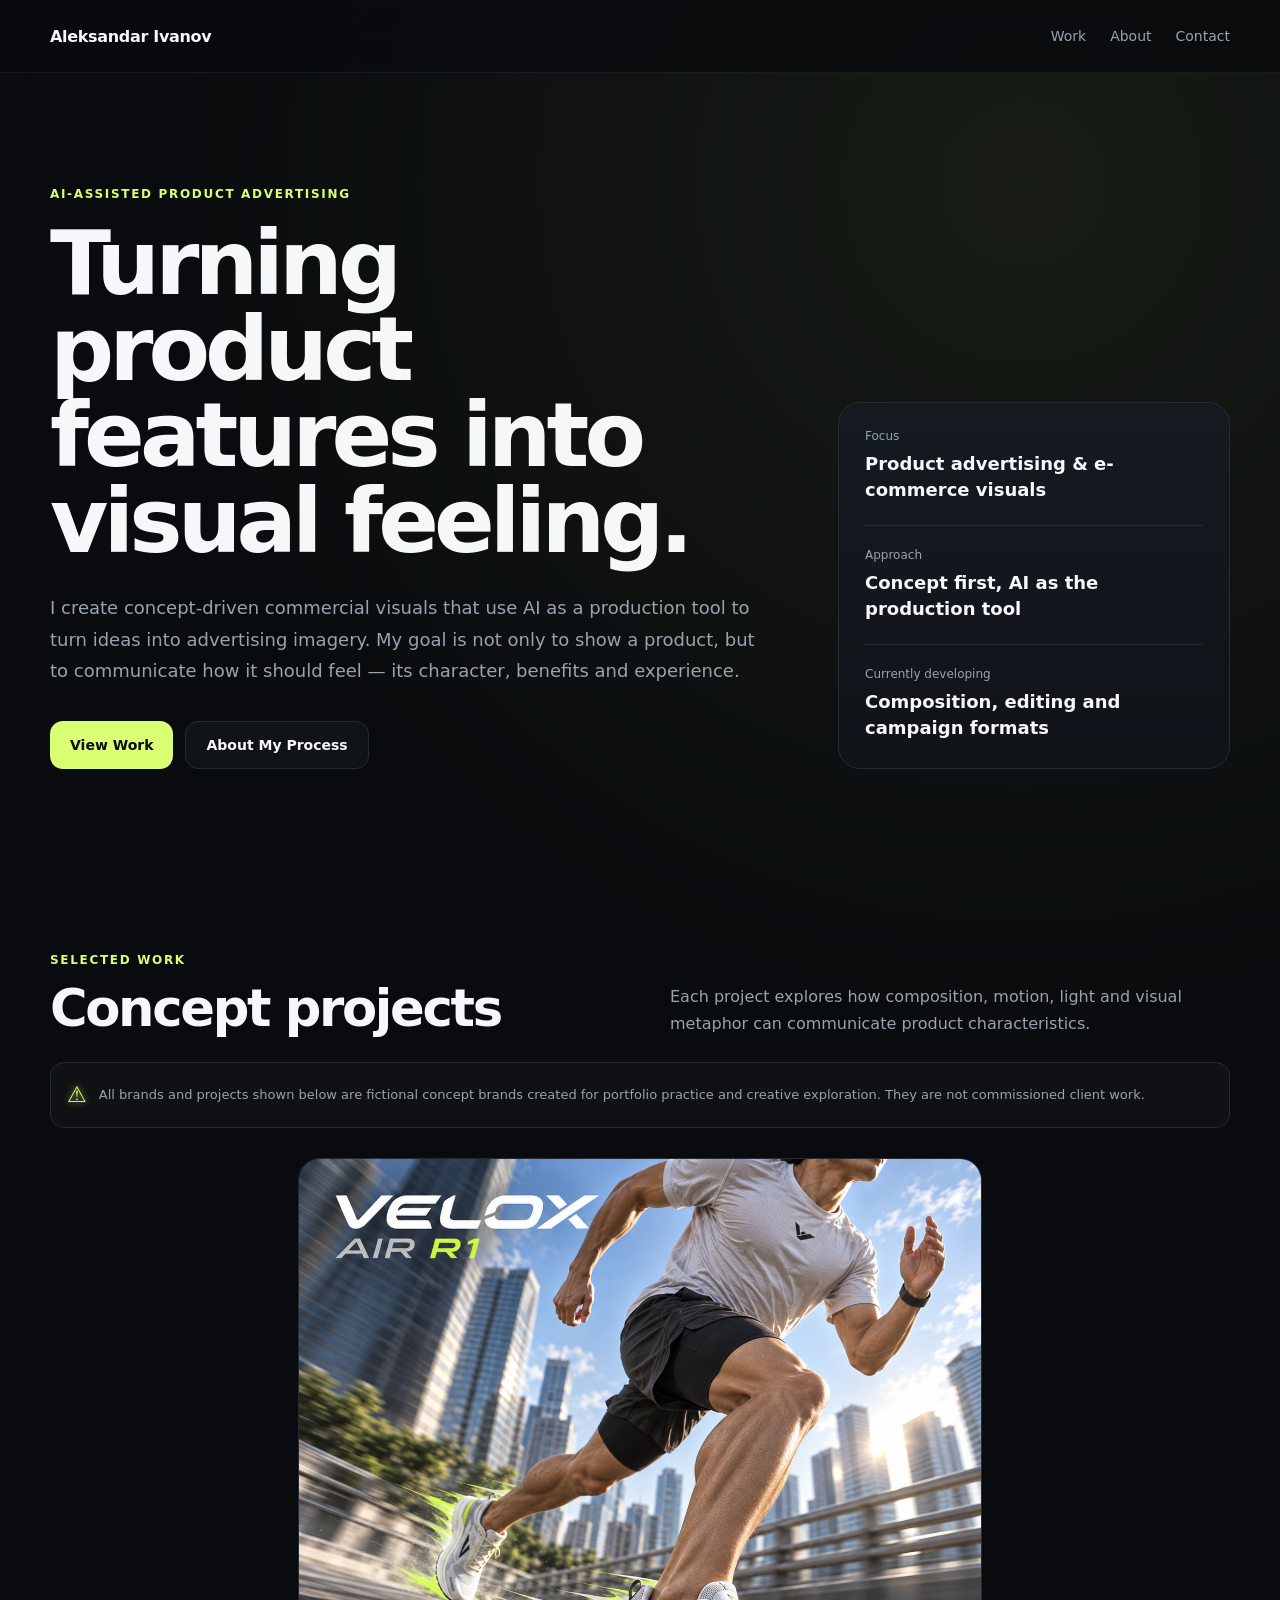
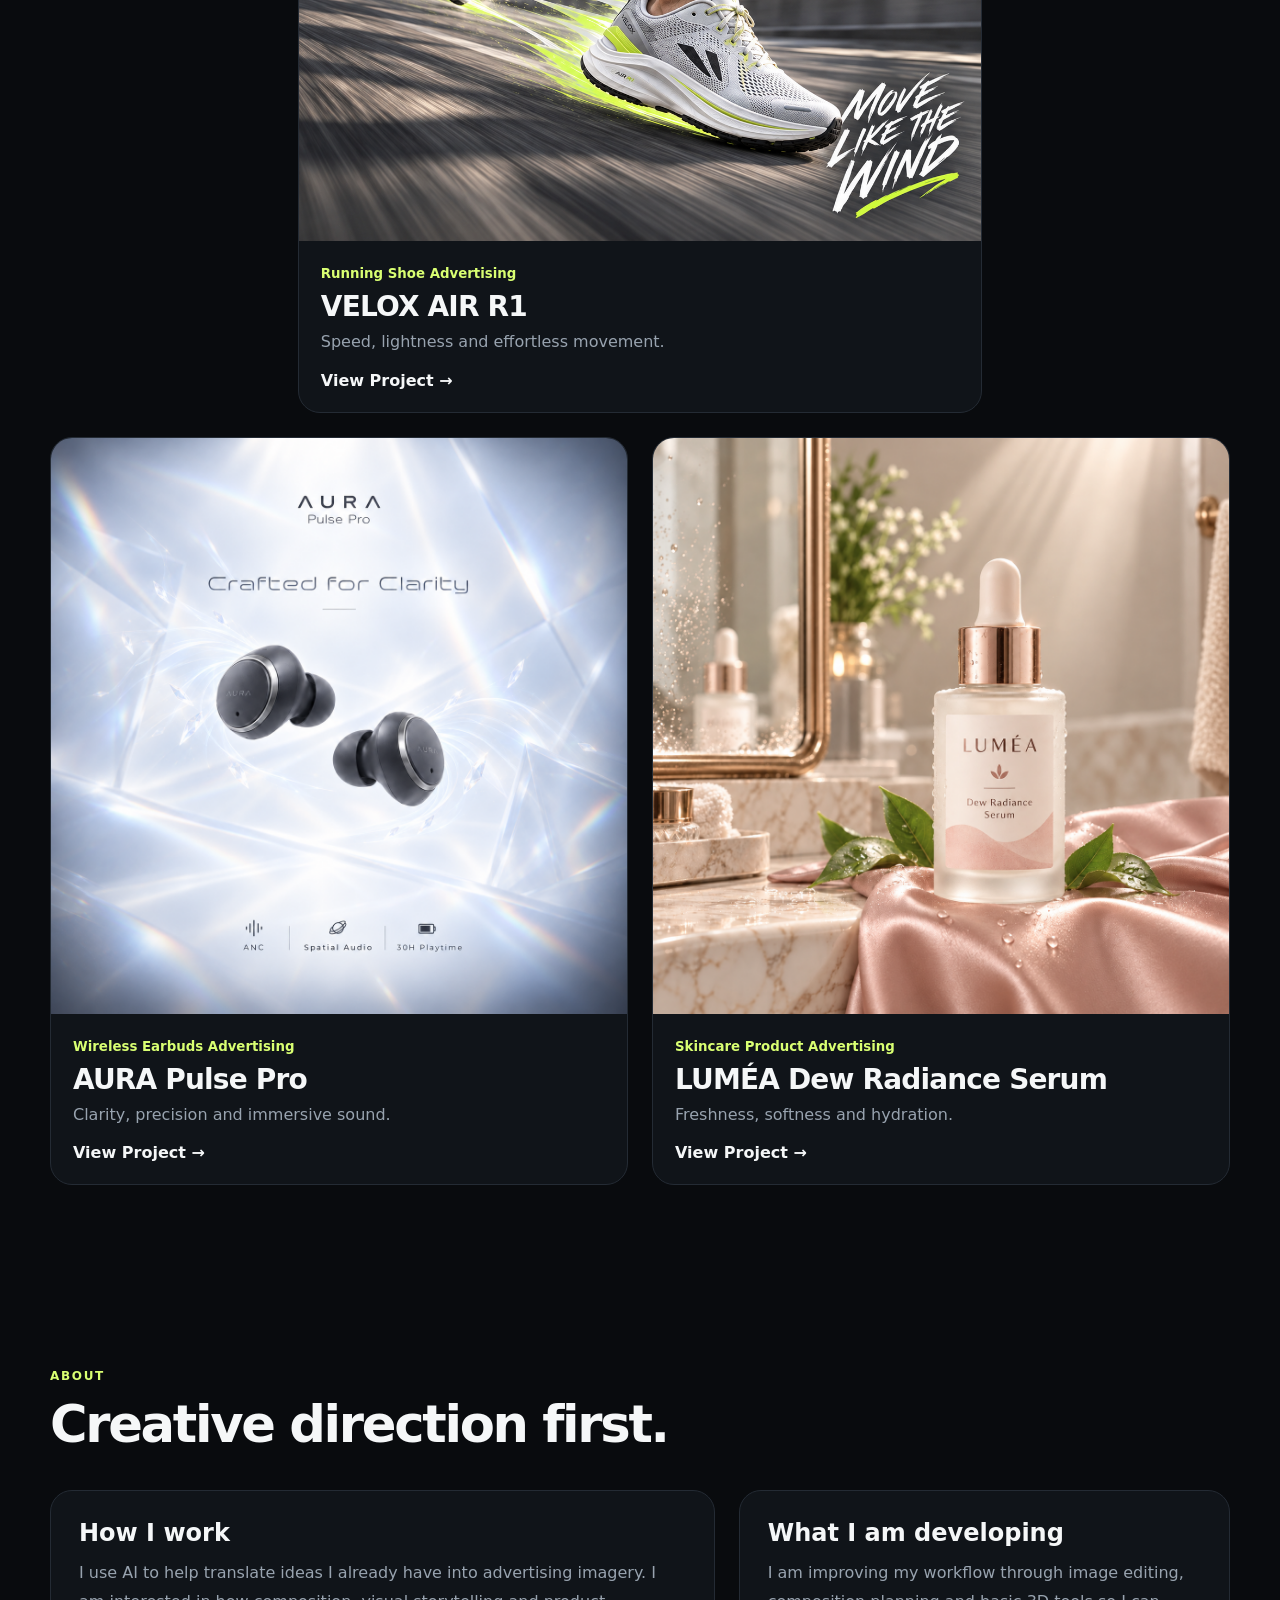
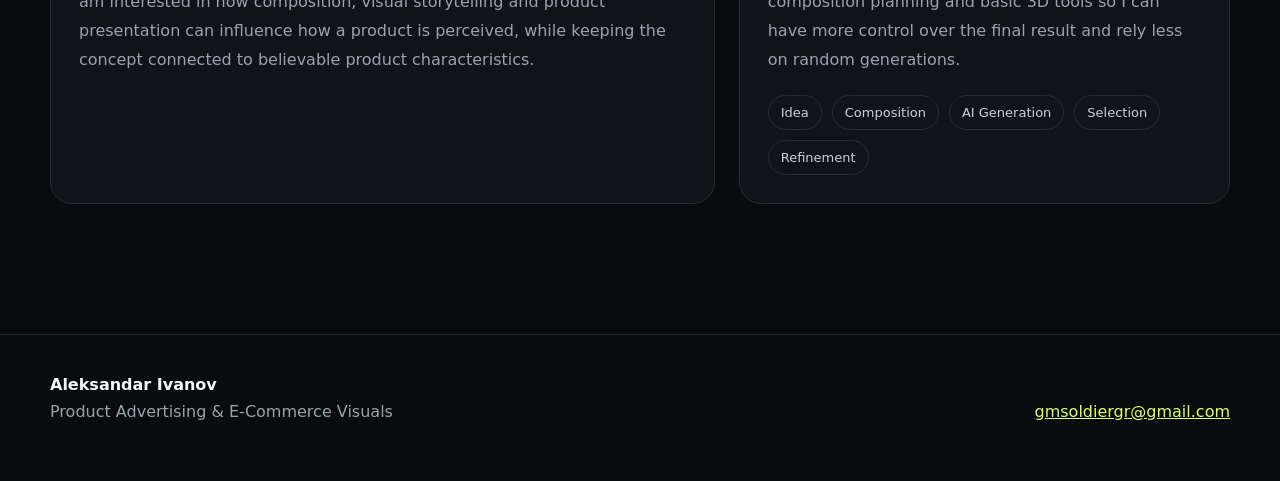
<file: index.html>
<!doctype html>
<html lang="en">

<head>
  <meta charset="utf-8">
  <meta name="viewport" content="width=device-width, initial-scale=1">

  <title>Aleksandar Ivanov — Product Advertising & E-Commerce Visuals</title>

  <meta
    name="description"
    content="AI-assisted product advertising, e-commerce visuals and visual storytelling by Aleksandar Ivanov."
  >

  <link rel="stylesheet" href="styles.css">
</head>

<body>

  <!-- =====================================================
       HEADER
       ===================================================== -->
  <header class="site-header">
    <div class="container header-inner">

      <a class="brand" href="index.html">
        Aleksandar Ivanov
      </a>

      <nav class="nav">
        <a href="#work">Work</a>
        <a href="#about">About</a>
        <a href="#contact">Contact</a>
      </nav>

    </div>
  </header>


  <main>

    <!-- ===================================================
         HERO
         =================================================== -->
    <section class="container hero">

      <div>
        <span class="eyebrow">AI-assisted product advertising</span>

        <h1>Turning product features into visual feeling.</h1>

        <p>
          I create concept-driven commercial visuals that use AI as a
          production tool to turn ideas into advertising imagery.
          My goal is not only to show a product, but to communicate how
          it should feel — its character, benefits and experience.
        </p>

        <div class="actions">
          <a class="btn btn-primary" href="#work">View Work</a>
          <a class="btn btn-ghost" href="#about">About My Process</a>
        </div>
      </div>

      <aside class="hero-card">
        <div>
          <span>Focus</span>
          <strong>Product advertising & e-commerce visuals</strong>
        </div>

        <div>
          <span>Approach</span>
          <strong>Concept first, AI as the production tool</strong>
        </div>

        <div>
          <span>Currently developing</span>
          <strong>Composition, editing and campaign formats</strong>
        </div>
      </aside>

    </section>


    <!-- ===================================================
         SELECTED WORK

         TO ADD A NEW PROJECT:
         1. Copy one <a class="project-card"> block below.
         2. Change the href, image path, category, title and description.
         3. Create the matching page inside /projects.
         =================================================== -->
    <section id="work" class="container section">

      <div class="section-head">
        <div>
          <span class="kicker">Selected work</span>
          <h2>Concept projects</h2>
        </div>

        <p>
          Each project explores how composition, motion, light and visual
          metaphor can communicate product characteristics.
        </p>
      </div>

      <div class="portfolio-note">
    <span class="concept-warning">⚠</span>

        <p>
          All brands and projects shown below are fictional concept brands
          created for portfolio practice and creative exploration.
          They are not commissioned client work.
        </p>
       </div>

      <div class="project-grid">

        <!-- PROJECT 01 — VELOX AIR R1 -->
        <a class="project-card" href="projects/velox-air-r1.html">

          <div class="project-thumb">
            <img
              src="assets/projects/velox/final.png"
              alt="VELOX AIR R1 final advertising concept"
            >
          </div>

          <div class="project-copy">
            <small>Running Shoe Advertising</small>
            <h3>VELOX AIR R1</h3>
            <p>Speed, lightness and effortless movement.</p>
            <span class="arrow">View Project →</span>
          </div>

        </a>


        <!-- PROJECT 02 — AURA PULSE PRO -->
        <a class="project-card" href="projects/aura-pulse-pro.html">

          <div class="project-thumb">
            <img
              src="assets/projects/aura/final.png"
              alt="AURA Pulse Pro final advertising concept"
            >
          </div>

          <div class="project-copy">
            <small>Wireless Earbuds Advertising</small>
            <h3>AURA Pulse Pro</h3>
            <p>Clarity, precision and immersive sound.</p>
            <span class="arrow">View Project →</span>
          </div>

        </a>


        <!-- PROJECT 03 — LUMÉA DEW RADIANCE SERUM -->
        <a class="project-card" href="projects/lumea-dew-radiance.html">

          <div class="project-thumb">
            <img
              src="assets/projects/lumea/final.png"
              alt="LUMÉA Dew Radiance Serum final advertising concept"
            >
          </div>

          <div class="project-copy">
            <small>Skincare Product Advertising</small>
            <h3>LUMÉA Dew Radiance Serum</h3>
            <p>Freshness, softness and hydration.</p>
            <span class="arrow">View Project →</span>
          </div>

        </a>

        <!-- ADD NEW PROJECT CARD ABOVE THIS LINE -->

      </div>
    </section>


    <!-- ===================================================
         ABOUT
         =================================================== -->
    <section id="about" class="container section">

      <div class="section-head">
        <div>
          <span class="kicker">About</span>
          <h2>Creative direction first.</h2>
        </div>
      </div>

      <div class="about-grid">

        <div class="about-card">
          <h3>How I work</h3>

          <p>
            I use AI to help translate ideas I already have into advertising
            imagery. I am interested in how composition, visual storytelling
            and product presentation can influence how a product is perceived,
            while keeping the concept connected to believable product
            characteristics.
          </p>
        </div>

        <div class="about-card">
          <h3>What I am developing</h3>

          <p>
            I am improving my workflow through image editing, composition
            planning and basic 3D tools so I can have more control over the
            final result and rely less on random generations.
          </p>

          <div class="process">
            <span class="chip">Idea</span>
            <span class="chip">Composition</span>
            <span class="chip">AI Generation</span>
            <span class="chip">Selection</span>
            <span class="chip">Refinement</span>
          </div>
        </div>

      </div>
    </section>

  </main>


  <!-- =====================================================
       FOOTER / CONTACT
       ===================================================== -->
  <footer id="contact">
    <div class="container footer-inner">

      <div>
        <strong>Aleksandar Ivanov</strong>
        <p>Product Advertising & E-Commerce Visuals</p>
      </div>

      <a href="mailto:gmsoldiergr@gmail.com">
        gmsoldiergr@gmail.com
      </a>

    </div>
  </footer>

</body>
</html>
</file>
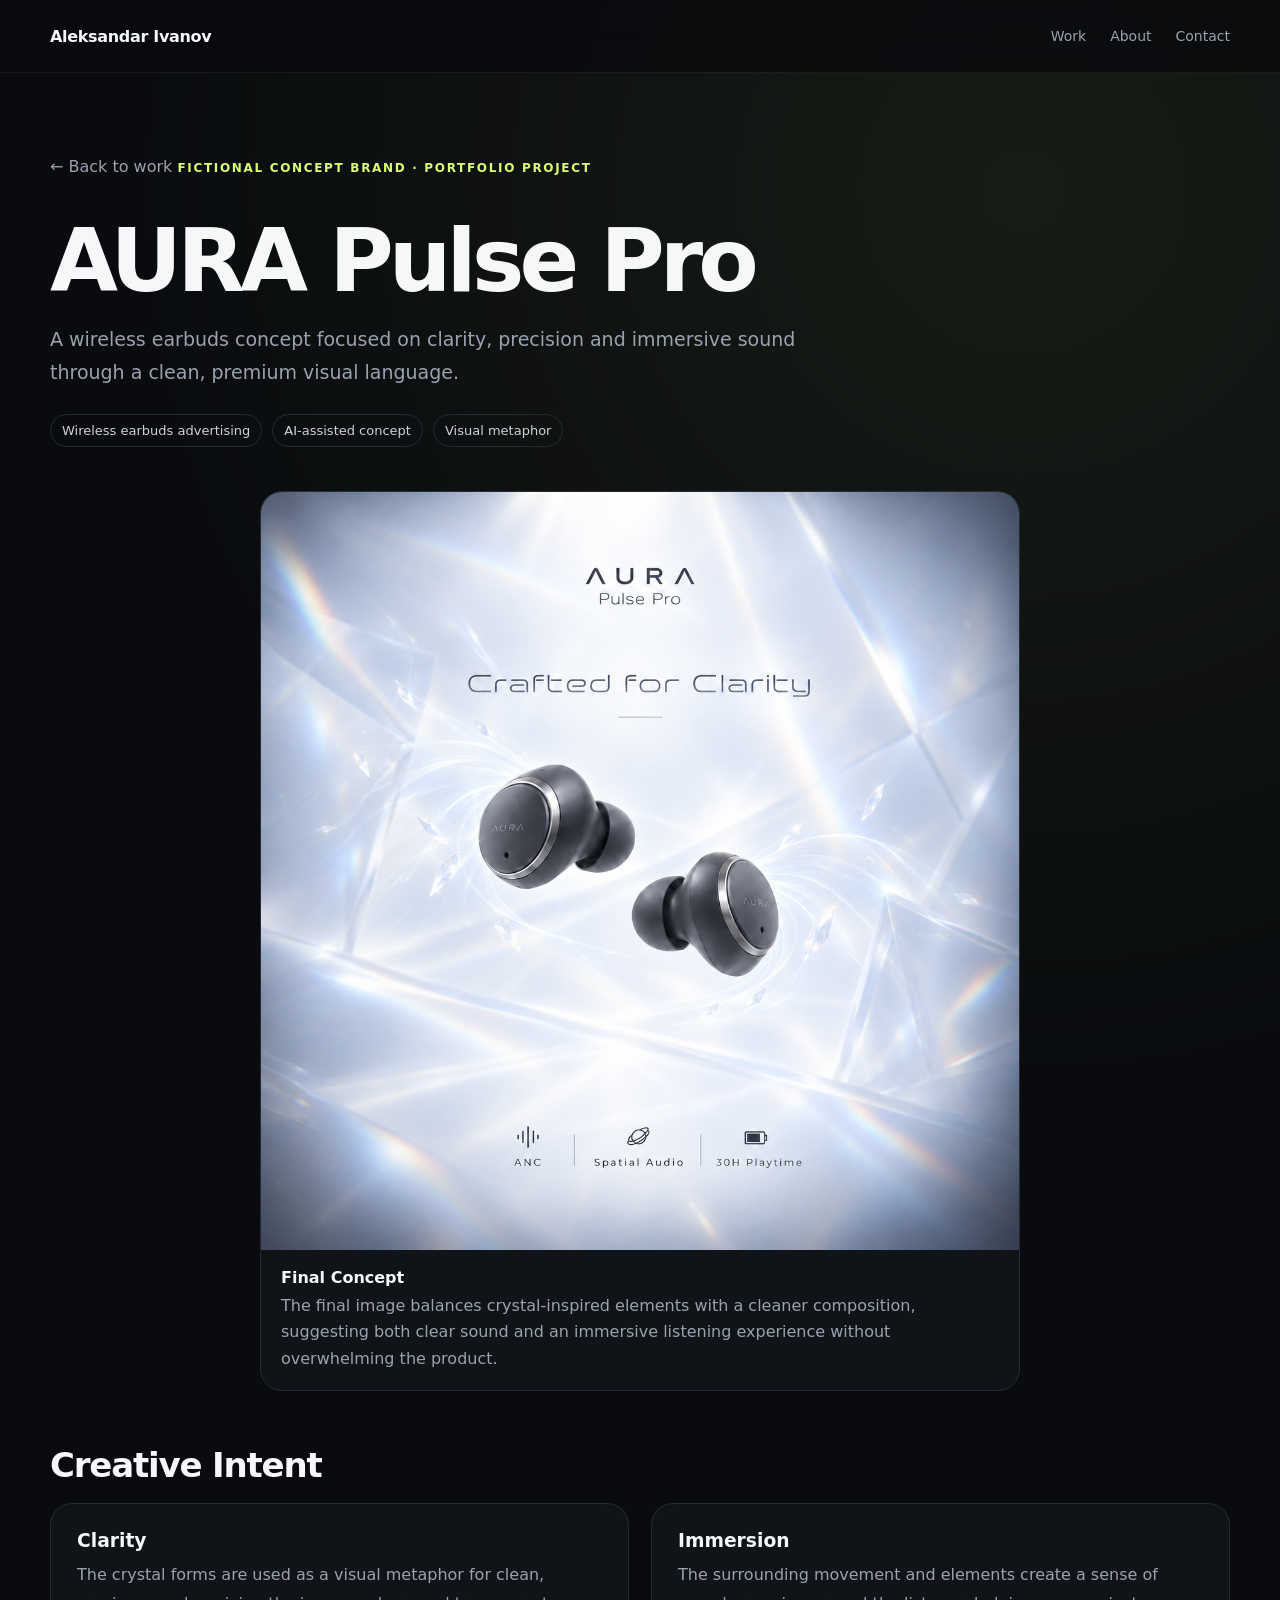
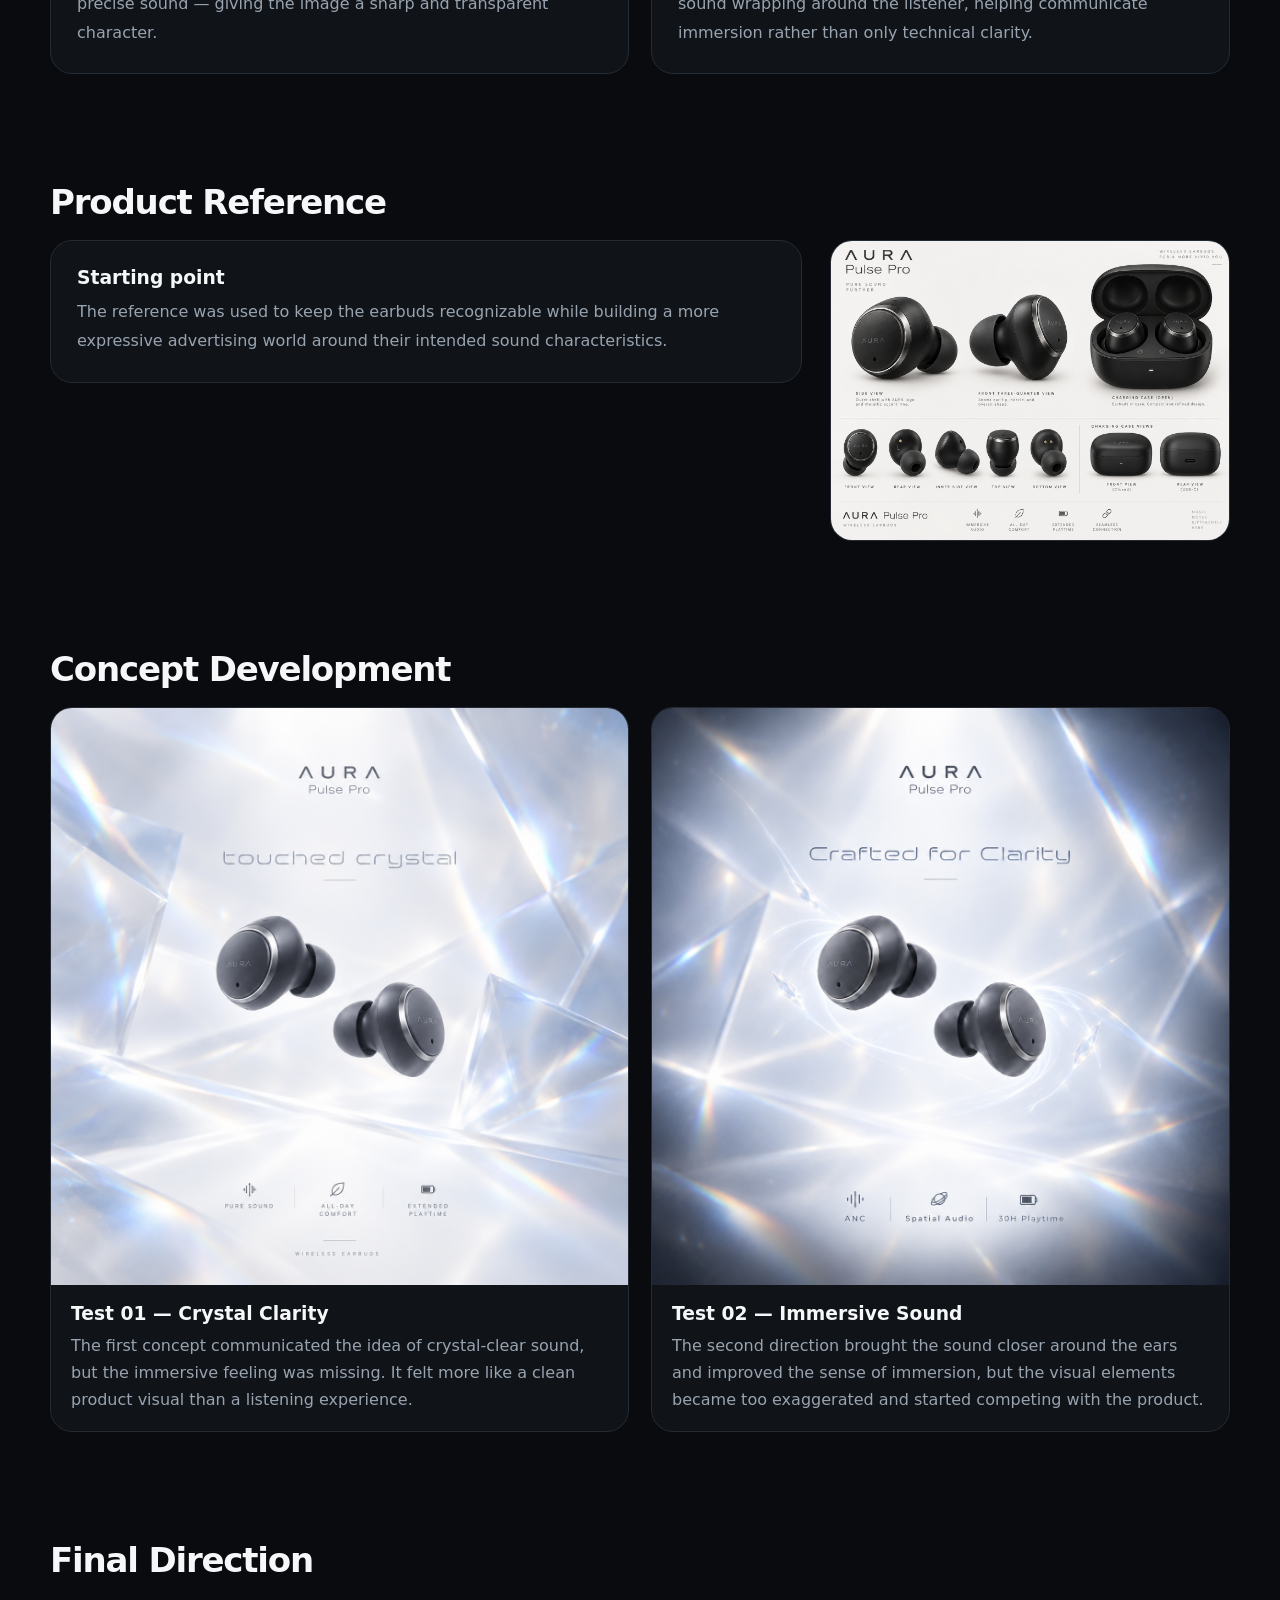
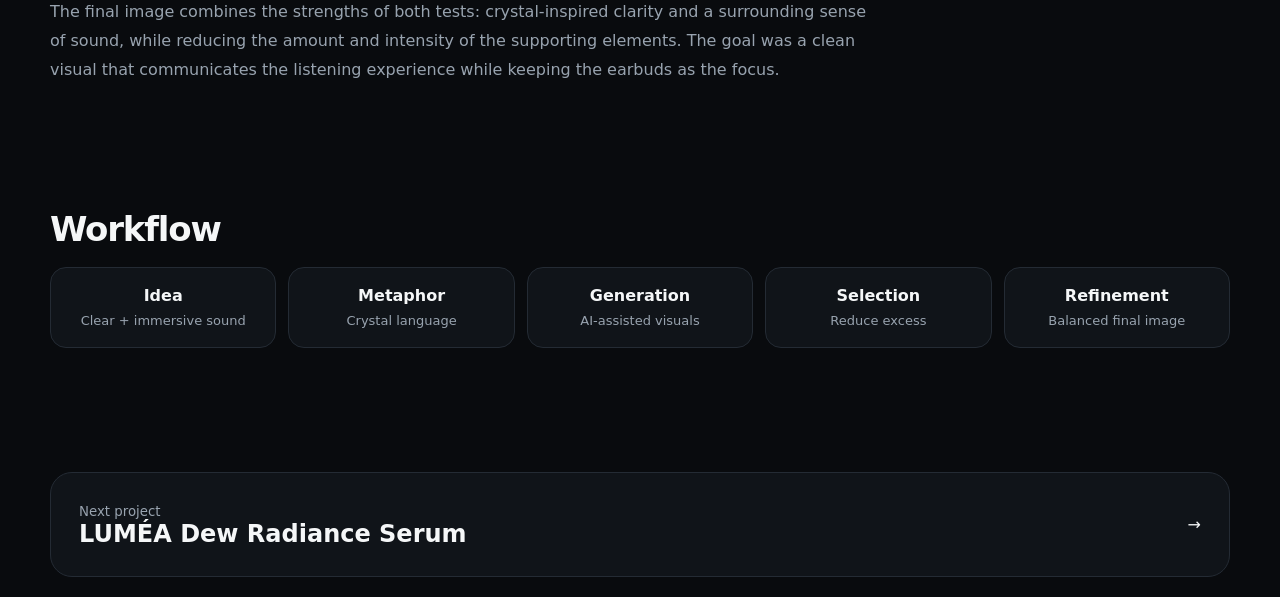
<file: projects/aura-pulse-pro.html>
<!doctype html>
<html lang="en">

<head>
  <meta charset="utf-8">
  <meta name="viewport" content="width=device-width, initial-scale=1">

  <title>AURA Pulse Pro — Aleksandar Ivanov</title>

  <link rel="stylesheet" href="../styles.css">
</head>

<body>

  <!-- =====================================================
       HEADER
       ===================================================== -->
  <header class="site-header">
    <div class="container header-inner">

      <a class="brand" href="../index.html">
        Aleksandar Ivanov
      </a>

      <nav class="nav">
        <a href="../index.html#work">Work</a>
        <a href="../index.html#about">About</a>
        <a href="../index.html#contact">Contact</a>
      </nav>

    </div>
  </header>


  <main class="container">

    <!-- ===================================================
         PROJECT INTRO
         =================================================== -->
    <section class="project-hero">

      <a class="back" href="../index.html#work">
        ← Back to work
      </a>

      <span class="kicker">
        Fictional concept brand · Portfolio project
      </span>

      <h1>AURA Pulse Pro</h1>

      <p class="lede">
        A wireless earbuds concept focused on clarity, precision and immersive sound through a clean, premium visual language.
      </p>

      <div class="meta-row">
          <span class="meta">Wireless earbuds advertising</span>
          <span class="meta">AI-assisted concept</span>
          <span class="meta">Visual metaphor</span>
      </div>

    </section>


    <!-- ===================================================
         FINAL CONCEPT
         Click the image to open the zoom viewer.
         =================================================== -->
    <section class="full-bleed">

      <img
        src="../assets/projects/aura/final.png"
        alt="AURA Pulse Pro final concept"
      >

      <div class="caption">
        <strong>Final Concept</strong>

        <p>
          The final image balances crystal-inspired elements with a cleaner composition, suggesting both clear sound and an immersive listening experience without overwhelming the product.
        </p>
      </div>

    </section>


    <!-- ===================================================
         CREATIVE INTENT
         =================================================== -->
    <section class="case-section">

      <h2>Creative Intent</h2>

      <div class="two-col">

        <div class="text-card">
          <h3>Clarity</h3>

          <p>
            The crystal forms are used as a visual metaphor for clean, precise sound — giving the image a sharp and transparent character.
          </p>
        </div>

        <div class="text-card">
          <h3>Immersion</h3>

          <p>
            The surrounding movement and elements create a sense of sound wrapping around the listener, helping communicate immersion rather than only technical clarity.
          </p>
        </div>

      </div>

    </section>


    <!-- ===================================================
         PRODUCT REFERENCE
         =================================================== -->
    <section class="case-section">

      <h2>Product Reference</h2>

      <div class="reference-layout">

        <div class="text-card">
          <h3>Starting point</h3>

          <p>
            The reference was used to keep the earbuds recognizable while building a more expressive advertising world around their intended sound characteristics.
          </p>
        </div>

        <div class="reference-card">
          <img
            src="../assets/projects/aura/reference.png"
            alt="AURA Pulse Pro product reference"
          >
        </div>

      </div>

    </section>


    <!-- ===================================================
         CONCEPT DEVELOPMENT
         Copy a <article class="test-card"> block to add another test.
         =================================================== -->
    <section class="case-section">

      <h2>Concept Development</h2>

      <div class="test-grid">
        <article class="test-card">

          <img
            src="../assets/projects/aura/test-01.png"
            alt="AURA crystal concept"
          >

          <div>
            <h3>Test 01 — Crystal Clarity</h3>

            <p>
              The first concept communicated the idea of crystal-clear sound, but the immersive feeling was missing. It felt more like a clean product visual than a listening experience.
            </p>
          </div>

        </article>

        <article class="test-card">

          <img
            src="../assets/projects/aura/test-02.png"
            alt="AURA immersive sound concept"
          >

          <div>
            <h3>Test 02 — Immersive Sound</h3>

            <p>
              The second direction brought the sound closer around the ears and improved the sense of immersion, but the visual elements became too exaggerated and started competing with the product.
            </p>
          </div>

        </article>
      </div>

    </section>



    <!-- ===================================================
         FINAL DIRECTION
         =================================================== -->
    <section class="case-section">

      <h2>Final Direction</h2>

      <p>
        The final image combines the strengths of both tests: crystal-inspired clarity and a surrounding sense of sound, while reducing the amount and intensity of the supporting elements. The goal was a clean visual that communicates the listening experience while keeping the earbuds as the focus.
      </p>

    </section>


    <!-- ===================================================
         WORKFLOW
         =================================================== -->
    <section class="case-section">

      <h2>Workflow</h2>

      <div class="workflow">
          <div class="step">
            <b>Idea</b>
            <span>Clear + immersive sound</span>
          </div>
          <div class="step">
            <b>Metaphor</b>
            <span>Crystal language</span>
          </div>
          <div class="step">
            <b>Generation</b>
            <span>AI-assisted visuals</span>
          </div>
          <div class="step">
            <b>Selection</b>
            <span>Reduce excess</span>
          </div>
          <div class="step">
            <b>Refinement</b>
            <span>Balanced final image</span>
          </div>
      </div>

    </section>


    <!-- ===================================================
         NEXT PROJECT
         =================================================== -->
    <a class="next-project" href="lumea-dew-radiance.html">

      <span>
        <small>Next project</small><br>
        <strong>LUMÉA Dew Radiance Serum</strong>
      </span>

      <span>→</span>

    </a>

  </main>


  <!-- Image zoom viewer for project pages only -->
  <script src="../lightbox.js"></script>

</body>
</html>
</file>
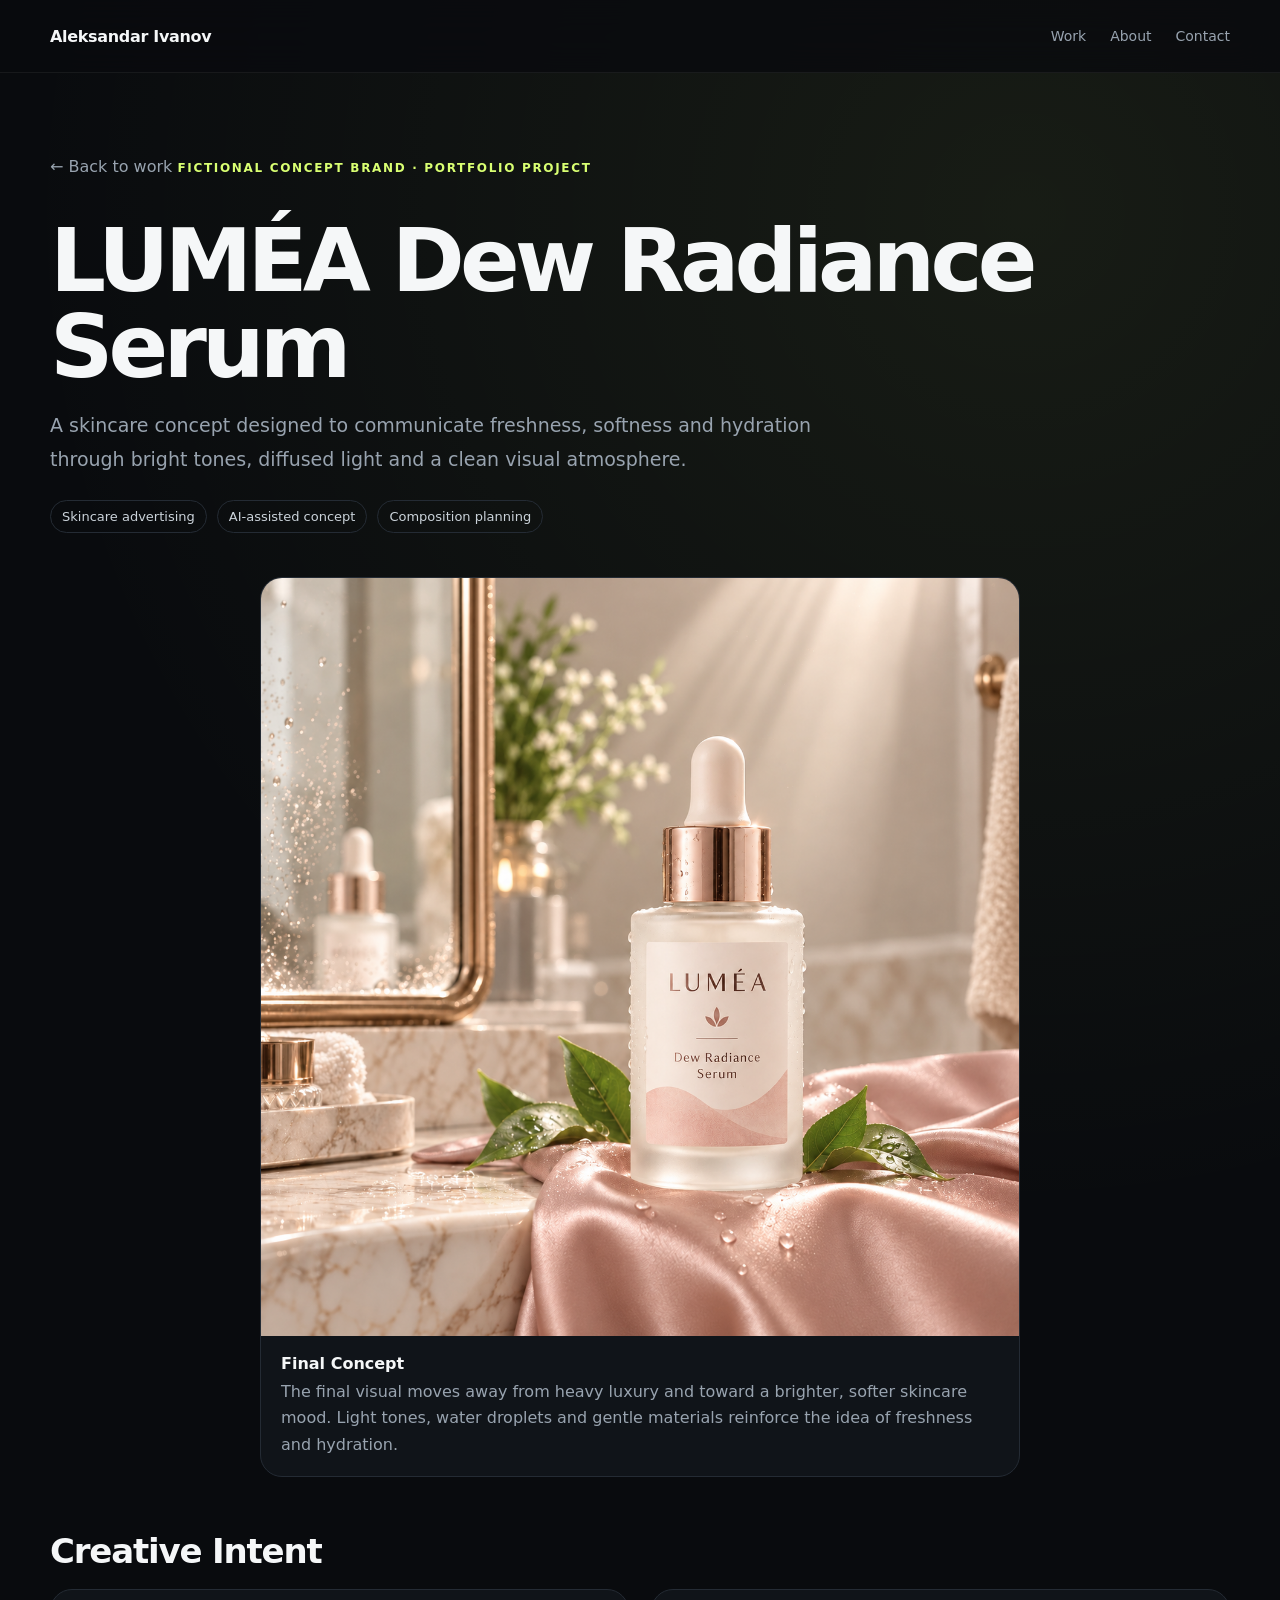
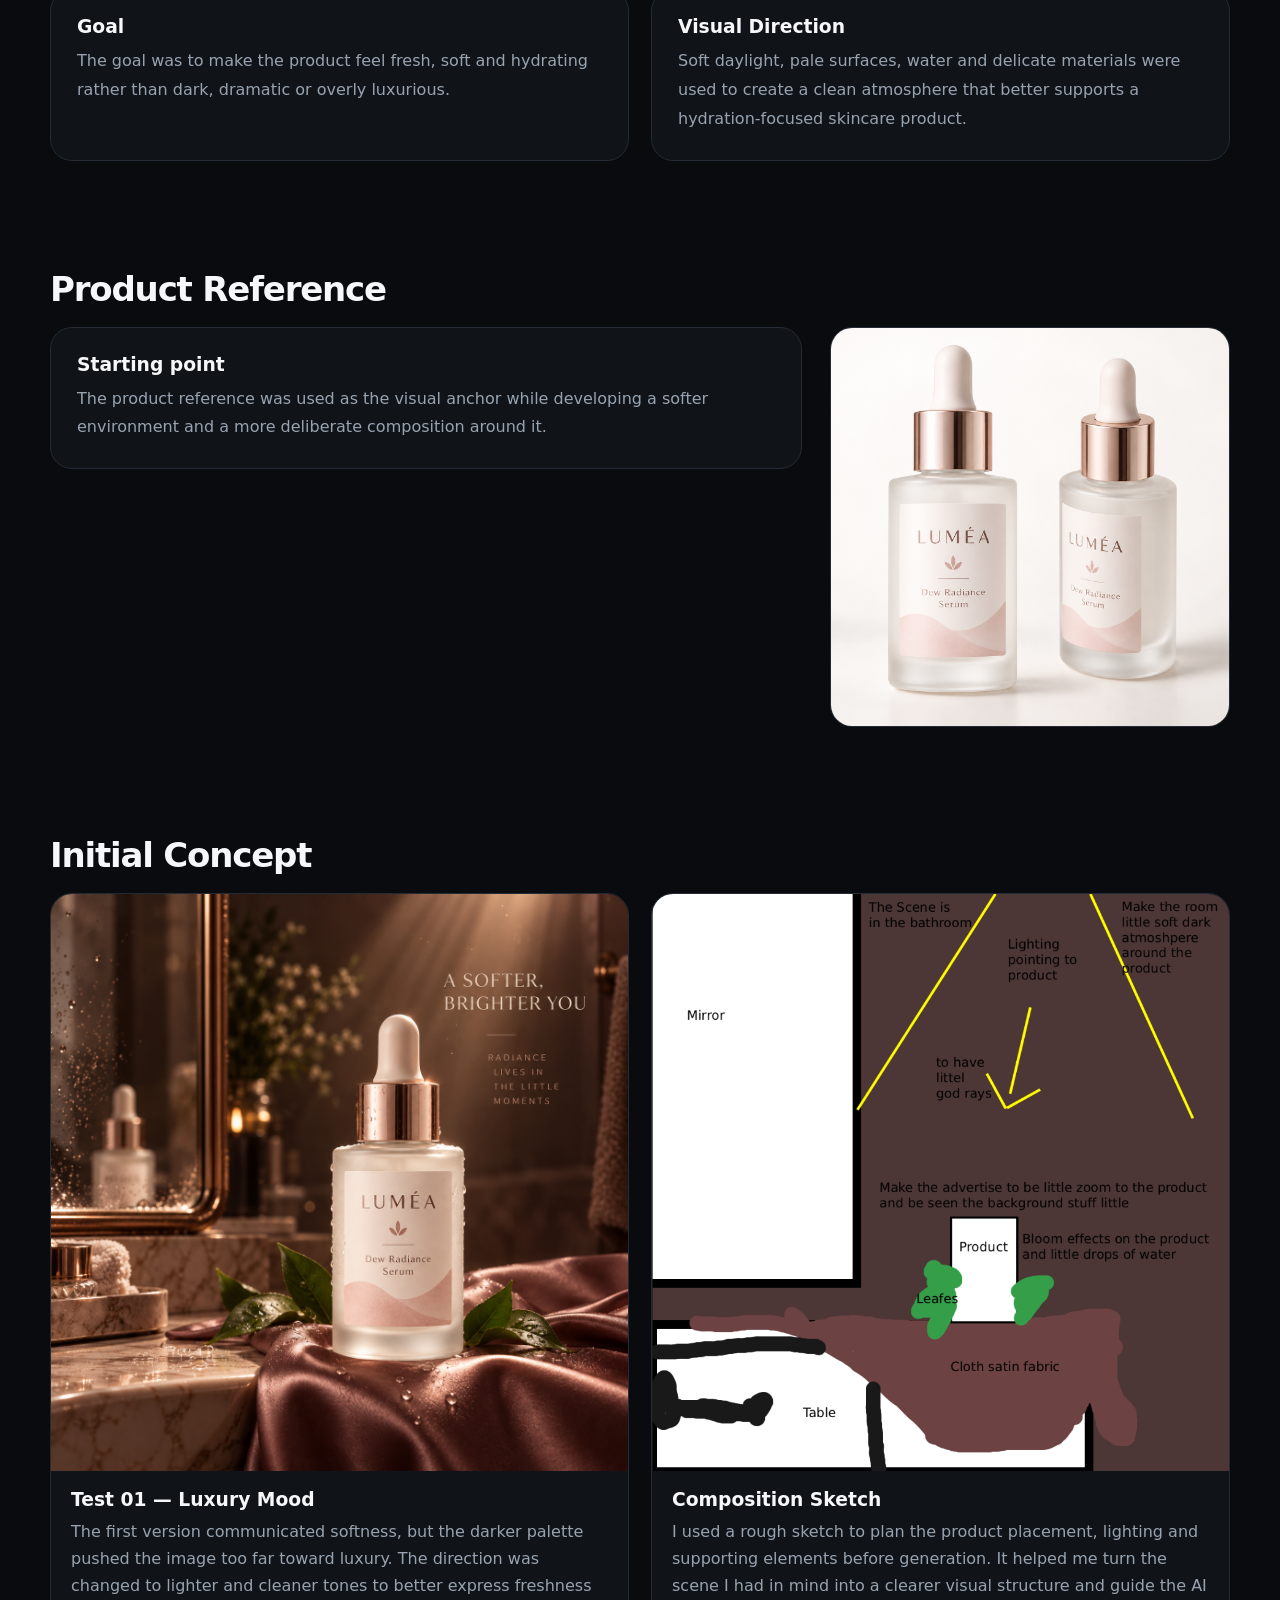
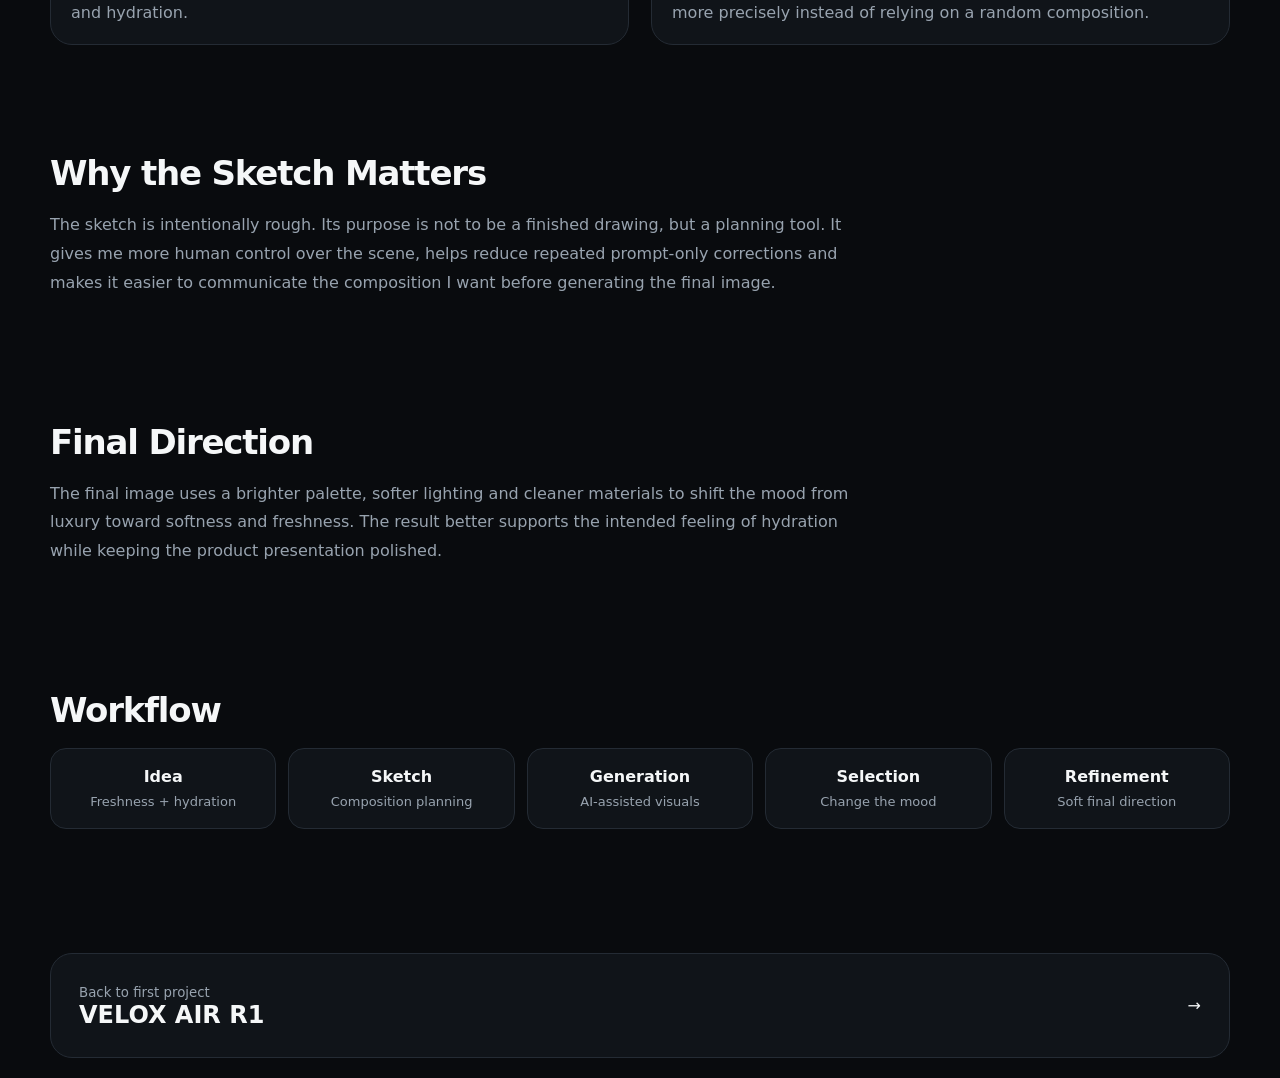
<file: projects/lumea-dew-radiance.html>
<!doctype html>
<html lang="en">

<head>
  <meta charset="utf-8">
  <meta name="viewport" content="width=device-width, initial-scale=1">

  <title>LUMÉA Dew Radiance Serum — Aleksandar Ivanov</title>

  <link rel="stylesheet" href="../styles.css">
</head>

<body>

  <!-- =====================================================
       HEADER
       ===================================================== -->
  <header class="site-header">
    <div class="container header-inner">

      <a class="brand" href="../index.html">
        Aleksandar Ivanov
      </a>

      <nav class="nav">
        <a href="../index.html#work">Work</a>
        <a href="../index.html#about">About</a>
        <a href="../index.html#contact">Contact</a>
      </nav>

    </div>
  </header>


  <main class="container">

    <!-- ===================================================
         PROJECT INTRO
         =================================================== -->
    <section class="project-hero">

      <a class="back" href="../index.html#work">
        ← Back to work
      </a>

      <span class="kicker">
        Fictional concept brand · Portfolio project
      </span>

      <h1>LUMÉA Dew Radiance Serum</h1>

      <p class="lede">
        A skincare concept designed to communicate freshness, softness and hydration through bright tones, diffused light and a clean visual atmosphere.
      </p>

      <div class="meta-row">
          <span class="meta">Skincare advertising</span>
          <span class="meta">AI-assisted concept</span>
          <span class="meta">Composition planning</span>
      </div>

    </section>


    <!-- ===================================================
         FINAL CONCEPT
         Click the image to open the zoom viewer.
         =================================================== -->
    <section class="full-bleed">

      <img
        src="../assets/projects/lumea/final.png"
        alt="LUMÉA Dew Radiance Serum final concept"
      >

      <div class="caption">
        <strong>Final Concept</strong>

        <p>
          The final visual moves away from heavy luxury and toward a brighter, softer skincare mood. Light tones, water droplets and gentle materials reinforce the idea of freshness and hydration.
        </p>
      </div>

    </section>


    <!-- ===================================================
         CREATIVE INTENT
         =================================================== -->
    <section class="case-section">

      <h2>Creative Intent</h2>

      <div class="two-col">

        <div class="text-card">
          <h3>Goal</h3>

          <p>
            The goal was to make the product feel fresh, soft and hydrating rather than dark, dramatic or overly luxurious.
          </p>
        </div>

        <div class="text-card">
          <h3>Visual Direction</h3>

          <p>
            Soft daylight, pale surfaces, water and delicate materials were used to create a clean atmosphere that better supports a hydration-focused skincare product.
          </p>
        </div>

      </div>

    </section>


    <!-- ===================================================
         PRODUCT REFERENCE
         =================================================== -->
    <section class="case-section">

      <h2>Product Reference</h2>

      <div class="reference-layout">

        <div class="text-card">
          <h3>Starting point</h3>

          <p>
            The product reference was used as the visual anchor while developing a softer environment and a more deliberate composition around it.
          </p>
        </div>

        <div class="reference-card">
          <img
            src="../assets/projects/lumea/reference.png"
            alt="LUMÉA product reference"
          >
        </div>

      </div>

    </section>


    <!-- ===================================================
         CONCEPT DEVELOPMENT
         Copy a <article class="test-card"> block to add another test.
         =================================================== -->
    <section class="case-section">

      <h2>Initial Concept</h2>

      <div class="test-grid">
        <article class="test-card">

          <img
            src="../assets/projects/lumea/test-01.png"
            alt="LUMÉA initial concept"
          >

          <div>
            <h3>Test 01 — Luxury Mood</h3>

            <p>
              The first version communicated softness, but the darker palette pushed the image too far toward luxury. The direction was changed to lighter and cleaner tones to better express freshness and hydration.
            </p>
          </div>

        </article>

        <article class="test-card">

          <img
            src="../assets/projects/lumea/composition.png"
            alt="LUMÉA rough composition sketch"
          >

          <div>
            <h3>Composition Sketch</h3>

            <p>
              I used a rough sketch to plan the product placement, lighting and supporting elements before generation. It helped me turn the scene I had in mind into a clearer visual structure and guide the AI more precisely instead of relying on a random composition.
            </p>
          </div>

        </article>
      </div>

    </section>

    <!-- ===================================================
         WHY THE SKETCH MATTERS
         =================================================== -->
    <section class="case-section">

      <h2>Why the Sketch Matters</h2>

      <p>
        The sketch is intentionally rough. Its purpose is not to be a finished
        drawing, but a planning tool. It gives me more human control over the
        scene, helps reduce repeated prompt-only corrections and makes it easier
        to communicate the composition I want before generating the final image.
      </p>

    </section>


    <!-- ===================================================
         FINAL DIRECTION
         =================================================== -->
    <section class="case-section">

      <h2>Final Direction</h2>

      <p>
        The final image uses a brighter palette, softer lighting and cleaner materials to shift the mood from luxury toward softness and freshness. The result better supports the intended feeling of hydration while keeping the product presentation polished.
      </p>

    </section>


    <!-- ===================================================
         WORKFLOW
         =================================================== -->
    <section class="case-section">

      <h2>Workflow</h2>

      <div class="workflow">
          <div class="step">
            <b>Idea</b>
            <span>Freshness + hydration</span>
          </div>
          <div class="step">
            <b>Sketch</b>
            <span>Composition planning</span>
          </div>
          <div class="step">
            <b>Generation</b>
            <span>AI-assisted visuals</span>
          </div>
          <div class="step">
            <b>Selection</b>
            <span>Change the mood</span>
          </div>
          <div class="step">
            <b>Refinement</b>
            <span>Soft final direction</span>
          </div>
      </div>

    </section>


    <!-- ===================================================
         NEXT PROJECT
         =================================================== -->
    <a class="next-project" href="velox-air-r1.html">

      <span>
        <small>Back to first project</small><br>
        <strong>VELOX AIR R1</strong>
      </span>

      <span>→</span>

    </a>

  </main>


  <!-- Image zoom viewer for project pages only -->
  <script src="../lightbox.js"></script>

</body>
</html>
</file>
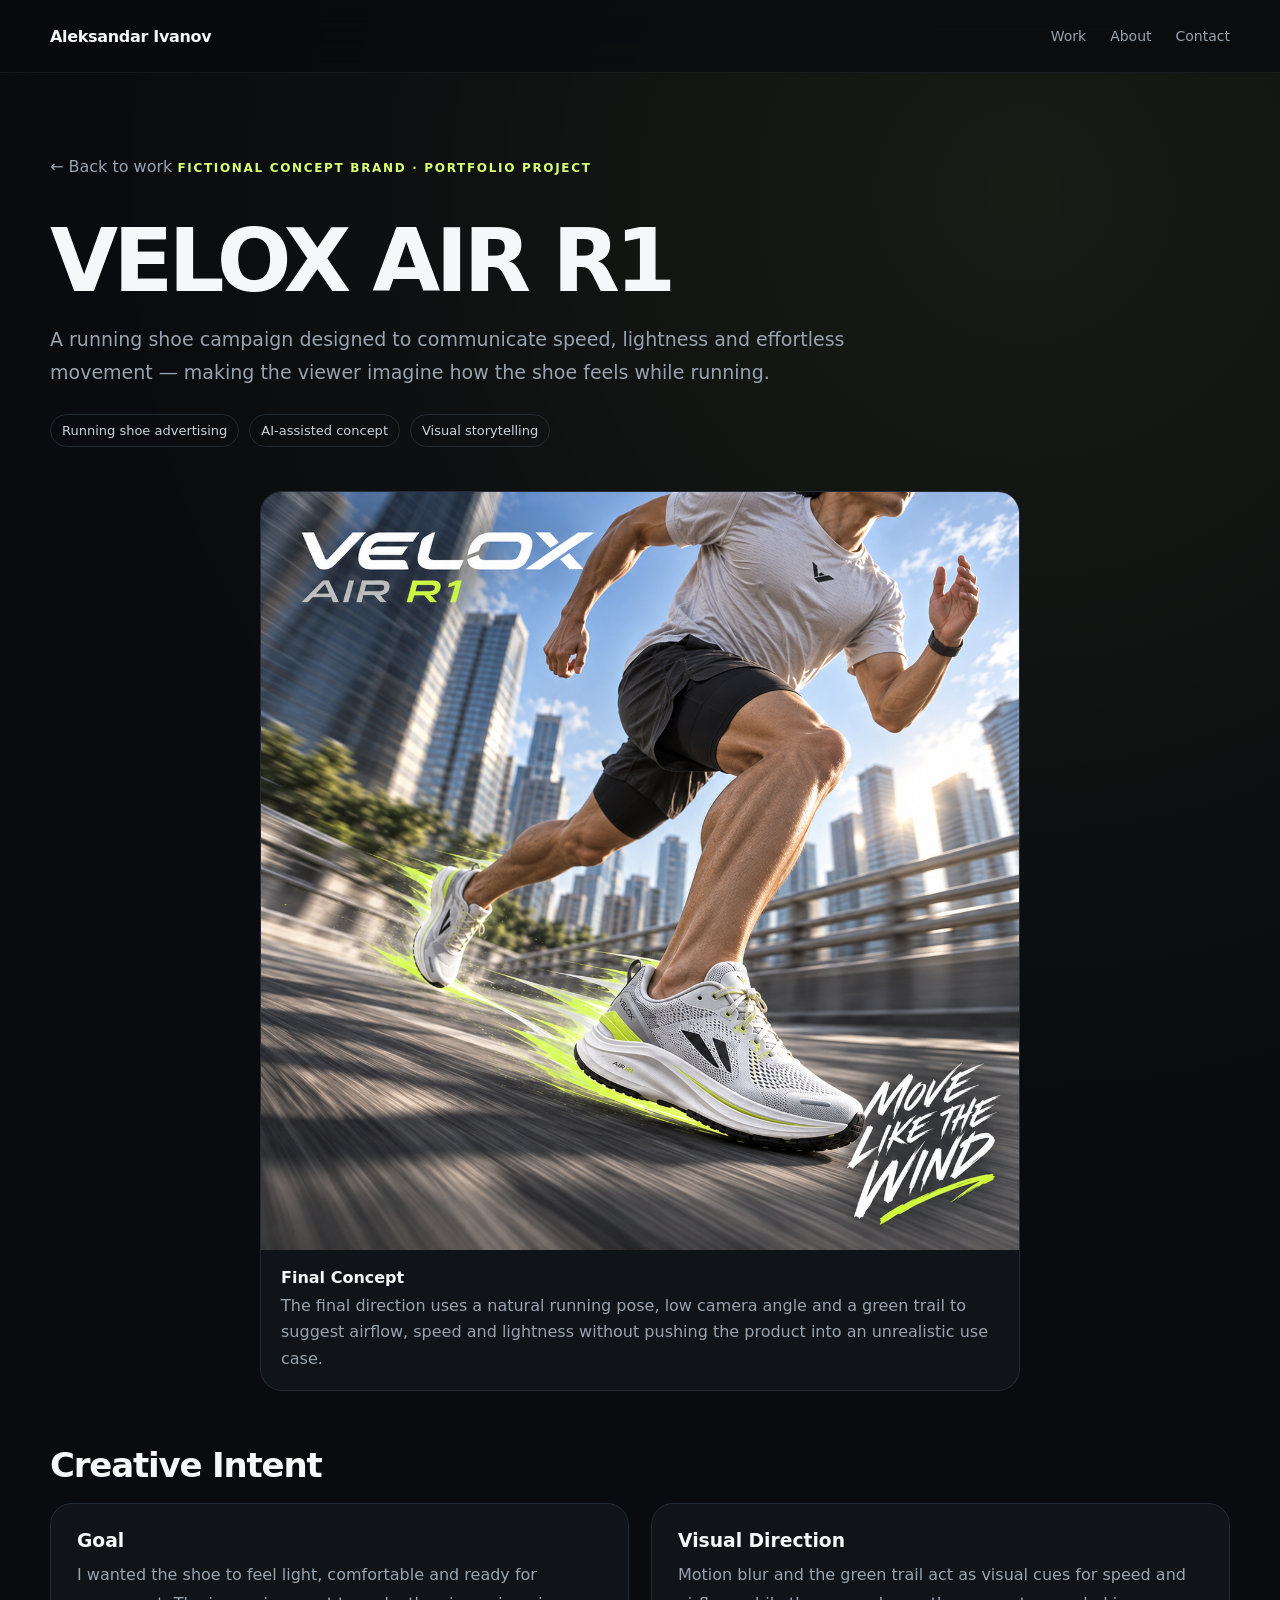
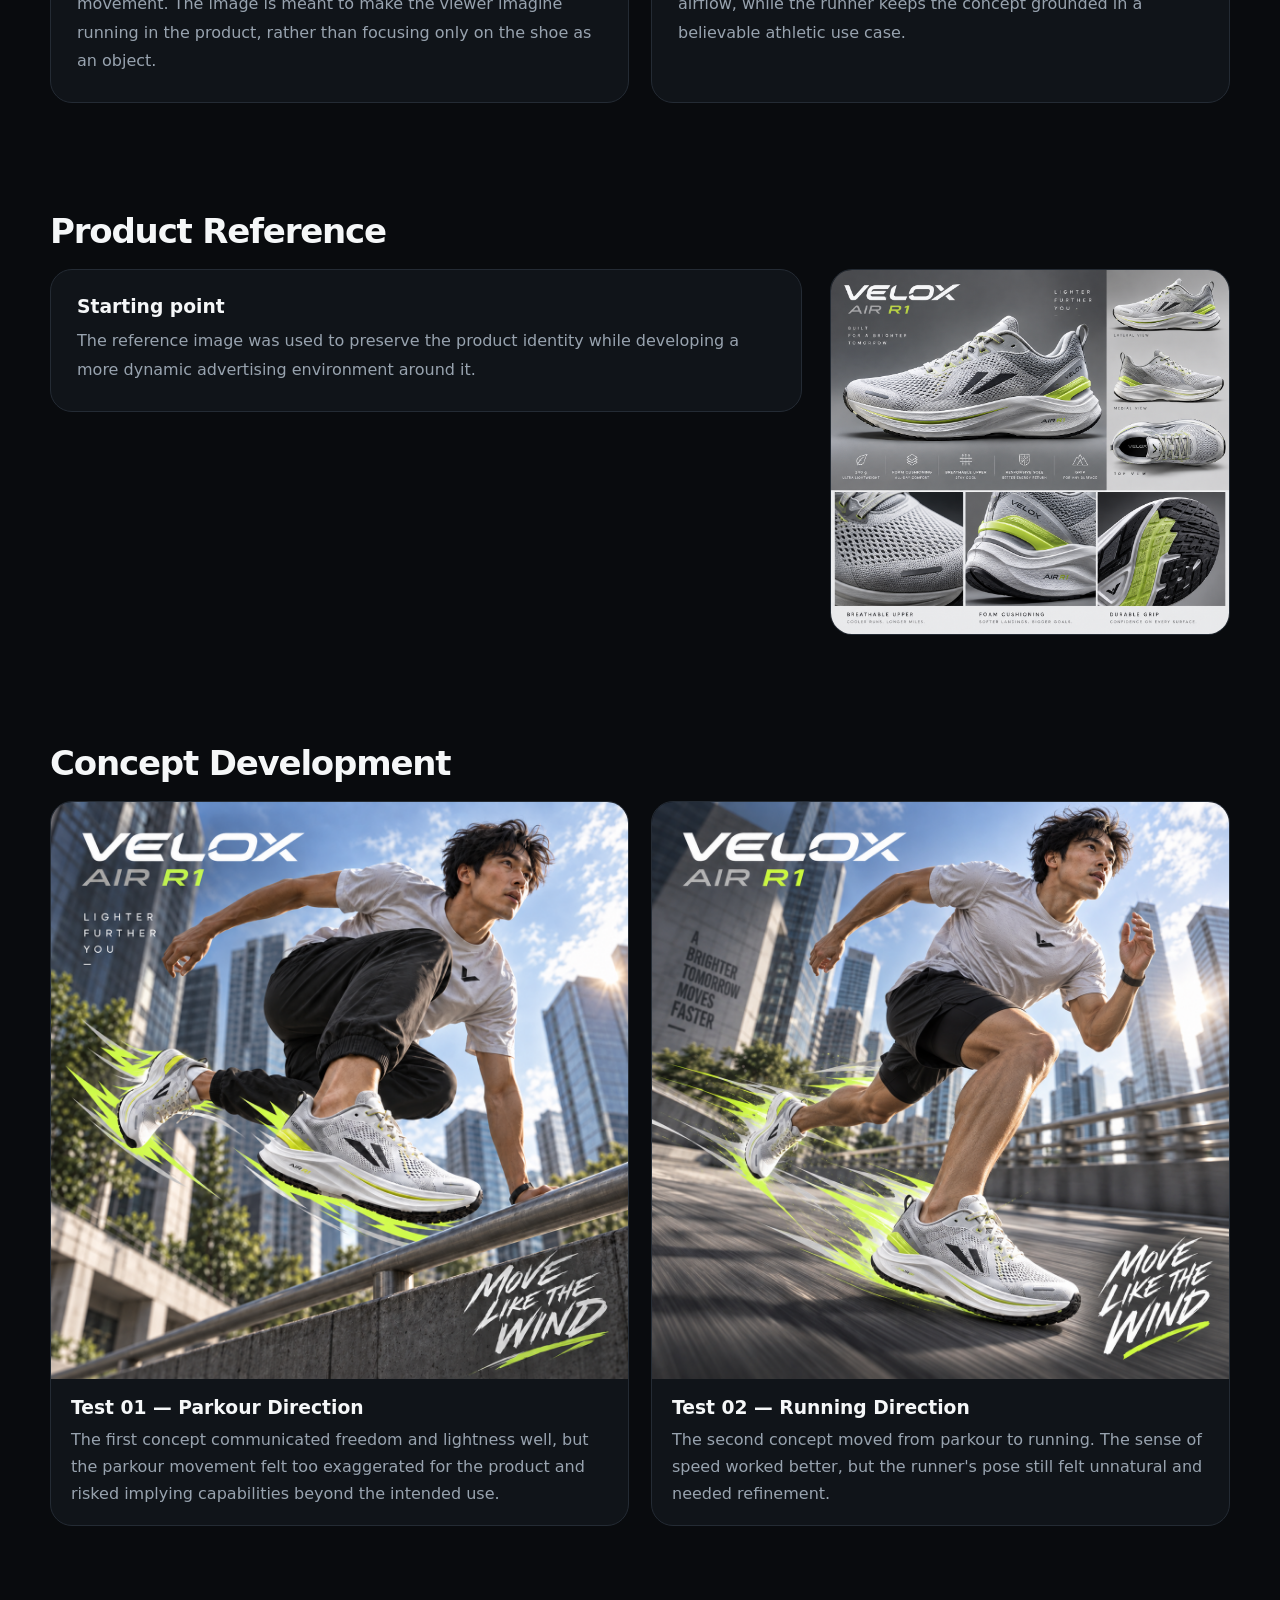
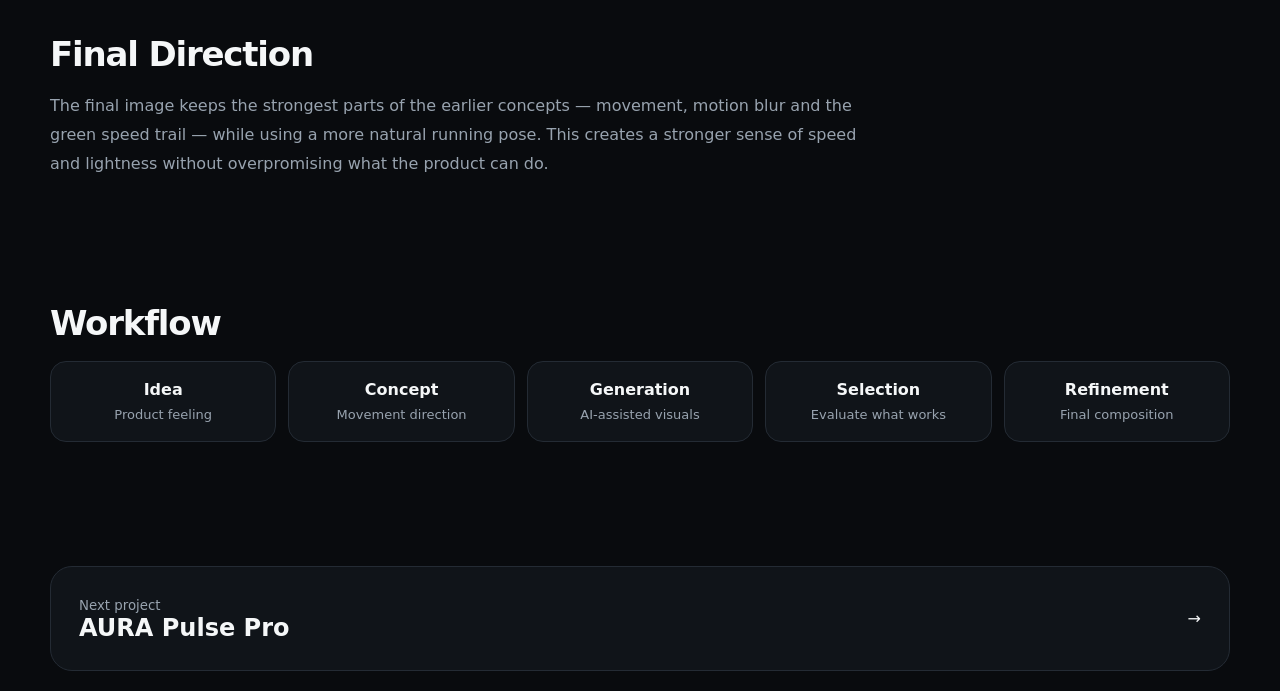
<file: projects/velox-air-r1.html>
<!doctype html>
<html lang="en">

<head>
  <meta charset="utf-8">
  <meta name="viewport" content="width=device-width, initial-scale=1">

  <title>VELOX AIR R1 — Aleksandar Ivanov</title>

  <link rel="stylesheet" href="../styles.css">
</head>

<body>

  <!-- =====================================================
       HEADER
       ===================================================== -->
  <header class="site-header">
    <div class="container header-inner">

      <a class="brand" href="../index.html">
        Aleksandar Ivanov
      </a>

      <nav class="nav">
        <a href="../index.html#work">Work</a>
        <a href="../index.html#about">About</a>
        <a href="../index.html#contact">Contact</a>
      </nav>

    </div>
  </header>


  <main class="container">

    <!-- ===================================================
         PROJECT INTRO
         =================================================== -->
    <section class="project-hero">

      <a class="back" href="../index.html#work">
        ← Back to work
      </a>

      <span class="kicker">
        Fictional concept brand · Portfolio project
      </span>

      <h1>VELOX AIR R1</h1>

      <p class="lede">
        A running shoe campaign designed to communicate speed, lightness and effortless movement — making the viewer imagine how the shoe feels while running.
      </p>

      <div class="meta-row">
          <span class="meta">Running shoe advertising</span>
          <span class="meta">AI-assisted concept</span>
          <span class="meta">Visual storytelling</span>
      </div>

    </section>


    <!-- ===================================================
         FINAL CONCEPT
         Click the image to open the zoom viewer.
         =================================================== -->
    <section class="full-bleed">

      <img
        src="../assets/projects/velox/final.png"
        alt="VELOX AIR R1 final concept"
      >

      <div class="caption">
        <strong>Final Concept</strong>

        <p>
          The final direction uses a natural running pose, low camera angle and a green trail to suggest airflow, speed and lightness without pushing the product into an unrealistic use case.
        </p>
      </div>

    </section>


    <!-- ===================================================
         CREATIVE INTENT
         =================================================== -->
    <section class="case-section">

      <h2>Creative Intent</h2>

      <div class="two-col">

        <div class="text-card">
          <h3>Goal</h3>

          <p>
            I wanted the shoe to feel light, comfortable and ready for movement. The image is meant to make the viewer imagine running in the product, rather than focusing only on the shoe as an object.
          </p>
        </div>

        <div class="text-card">
          <h3>Visual Direction</h3>

          <p>
            Motion blur and the green trail act as visual cues for speed and airflow, while the runner keeps the concept grounded in a believable athletic use case.
          </p>
        </div>

      </div>

    </section>


    <!-- ===================================================
         PRODUCT REFERENCE
         =================================================== -->
    <section class="case-section">

      <h2>Product Reference</h2>

      <div class="reference-layout">

        <div class="text-card">
          <h3>Starting point</h3>

          <p>
            The reference image was used to preserve the product identity while developing a more dynamic advertising environment around it.
          </p>
        </div>

        <div class="reference-card">
          <img
            src="../assets/projects/velox/reference.png"
            alt="VELOX AIR R1 product reference"
          >
        </div>

      </div>

    </section>


    <!-- ===================================================
         CONCEPT DEVELOPMENT
         Copy a <article class="test-card"> block to add another test.
         =================================================== -->
    <section class="case-section">

      <h2>Concept Development</h2>

      <div class="test-grid">
        <article class="test-card">

          <img
            src="../assets/projects/velox/test-01.png"
            alt="VELOX early parkour concept"
          >

          <div>
            <h3>Test 01 — Parkour Direction</h3>

            <p>
              The first concept communicated freedom and lightness well, but the parkour movement felt too exaggerated for the product and risked implying capabilities beyond the intended use.
            </p>
          </div>

        </article>

        <article class="test-card">

          <img
            src="../assets/projects/velox/test-02.png"
            alt="VELOX running refinement"
          >

          <div>
            <h3>Test 02 — Running Direction</h3>

            <p>
              The second concept moved from parkour to running. The sense of speed worked better, but the runner's pose still felt unnatural and needed refinement.
            </p>
          </div>

        </article>
      </div>

    </section>



    <!-- ===================================================
         FINAL DIRECTION
         =================================================== -->
    <section class="case-section">

      <h2>Final Direction</h2>

      <p>
        The final image keeps the strongest parts of the earlier concepts — movement, motion blur and the green speed trail — while using a more natural running pose. This creates a stronger sense of speed and lightness without overpromising what the product can do.
      </p>

    </section>


    <!-- ===================================================
         WORKFLOW
         =================================================== -->
    <section class="case-section">

      <h2>Workflow</h2>

      <div class="workflow">
          <div class="step">
            <b>Idea</b>
            <span>Product feeling</span>
          </div>
          <div class="step">
            <b>Concept</b>
            <span>Movement direction</span>
          </div>
          <div class="step">
            <b>Generation</b>
            <span>AI-assisted visuals</span>
          </div>
          <div class="step">
            <b>Selection</b>
            <span>Evaluate what works</span>
          </div>
          <div class="step">
            <b>Refinement</b>
            <span>Final composition</span>
          </div>
      </div>

    </section>


    <!-- ===================================================
         NEXT PROJECT
         =================================================== -->
    <a class="next-project" href="aura-pulse-pro.html">

      <span>
        <small>Next project</small><br>
        <strong>AURA Pulse Pro</strong>
      </span>

      <span>→</span>

    </a>

  </main>


  <!-- Image zoom viewer for project pages only -->
  <script src="../lightbox.js"></script>

</body>
</html>
</file>
<file: styles.css>
/* =========================================================
   1. DESIGN TOKENS
   Change these values to adjust the whole site's look.
   ========================================================= */
:root {
  --bg: #090b0e;
  --panel: #101419;
  --panel-2: #151a21;
  --text: #f5f7f8;
  --muted: #98a3af;
  --line: #242b34;
  --accent: #d9ff72;

  --max-width: 1180px;
  --radius: 22px;

  /* Project-page final image size */
  --final-image-width: 760px;
}


/* =========================================================
   2. RESET / BASE
   ========================================================= */
* {
  box-sizing: border-box;
}

html {
  scroll-behavior: smooth;
}

body {
  margin: 0;
  color: var(--text);
  background:
    radial-gradient(
      circle at 80% 5%,
      rgba(217, 255, 114, 0.07),
      transparent 24%
    ),
    var(--bg);
  font-family: Inter, system-ui, -apple-system, BlinkMacSystemFont, "Segoe UI", sans-serif;
}

a {
  color: inherit;
}

img {
  display: block;
  max-width: 100%;
}

.container {
  width: min(var(--max-width), calc(100% - 40px));
  margin: 0 auto;
}


/* =========================================================
   3. HEADER / NAVIGATION
   ========================================================= */
.site-header {
  position: sticky;
  top: 0;
  z-index: 20;

  border-bottom: 1px solid rgba(255, 255, 255, 0.06);
  background: rgba(9, 11, 14, 0.8);
  backdrop-filter: blur(18px);
}

.header-inner {
  height: 72px;
  display: flex;
  align-items: center;
  justify-content: space-between;
  gap: 24px;
}

.brand {
  font-weight: 800;
  text-decoration: none;
  letter-spacing: -0.02em;
}

.nav {
  display: flex;
  gap: 24px;
}

.nav a {
  color: var(--muted);
  text-decoration: none;
  font-size: 14px;
}

.nav a:hover {
  color: var(--text);
}


/* =========================================================
   4. HOME — HERO
   ========================================================= */
.hero {
  padding: 110px 0 90px;
  display: grid;
  grid-template-columns: 1.3fr 0.7fr;
  gap: 60px;
  align-items: end;
}

.eyebrow,
.kicker {
  color: var(--accent);
  text-transform: uppercase;
  letter-spacing: 0.14em;
  font-size: 12px;
  font-weight: 800;
}

.hero h1 {
  max-width: 900px;
  margin: 18px 0 28px;

  font-size: clamp(48px, 7vw, 92px);
  line-height: 0.96;
  letter-spacing: -0.055em;
}

.hero p {
  max-width: 760px;
  margin: 0;

  color: var(--muted);
  font-size: 18px;
  line-height: 1.75;
}

.hero-card {
  padding: 26px;

  border: 1px solid var(--line);
  border-radius: var(--radius);
  background: linear-gradient(180deg, var(--panel-2), var(--panel));
}

.hero-card span {
  display: block;
  margin-bottom: 8px;

  color: var(--muted);
  font-size: 12px;
}

.hero-card strong {
  font-size: 18px;
  line-height: 1.45;
}

.hero-card div + div {
  margin-top: 22px;
  padding-top: 22px;
  border-top: 1px solid var(--line);
}

.actions {
  display: flex;
  flex-wrap: wrap;
  gap: 12px;
  margin-top: 34px;
}

.btn {
  min-height: 48px;
  padding: 0 20px;

  display: inline-flex;
  align-items: center;
  justify-content: center;

  border-radius: 13px;
  text-decoration: none;
  font-size: 14px;
  font-weight: 800;
}

.btn-primary {
  background: var(--accent);
  color: #0b0d10;
}

.btn-ghost {
  border: 1px solid var(--line);
  background: var(--panel);
}


/* =========================================================
   5. GENERAL SECTIONS
   ========================================================= */
.section {
  padding: 90px 0;
}

.section-head {
  margin-bottom: 36px;

  display: flex;
  align-items: end;
  justify-content: space-between;
  gap: 30px;
}

.section-head h2 {
  margin: 10px 0 0;

  font-size: clamp(34px, 4vw, 56px);
  letter-spacing: -0.045em;
}

.section-head p {
  max-width: 560px;
  margin: 0;

  color: var(--muted);
  line-height: 1.7;
}

/* Explicit disclosure: these are portfolio concept projects, not client work. */
.portfolio-note {
  margin: -12px 0 30px;
  padding: 14px 16px;

  display: flex;
  align-items: center;
  gap: 12px;

  border: 1px solid var(--line);
  border-radius: 14px;
  background: rgba(255, 255, 255, 0.025);

  color: var(--muted);
  font-size: 13px;
  line-height: 1.65;
}

.portfolio-note p {
  margin: 0;
}

.concept-warning {
  flex: 0 0 auto;

  color: var(--accent);
  font-size: 22px;

  text-shadow:
  0 0 6px rgba(217, 255, 114, 0.65),
  0 0 14px rgba(217, 255, 114, 0.25);
}


/* =========================================================
   6. HOME — PROJECT CARDS
   To add a new project card, copy one <a class="project-card"> block
   in index.html.
   ========================================================= */
.project-grid {
  display: grid;
  grid-template-columns: repeat(2, minmax(0, 1fr));
  gap: 24px;
}

.project-card {
  overflow: hidden;

  border: 1px solid var(--line);
  border-radius: var(--radius);
  background: var(--panel);

  text-decoration: none;
  transition: 0.2s ease;
}

.project-card:hover {
  transform: translateY(-3px);
  border-color: #3a444f;
}

/* First / featured project on the home page */
.project-card:first-child {
  grid-column: 1 / -1;
  width: 58%;
  justify-self: center;
}

.project-thumb {
  overflow: hidden;
  background: #0e1217;
}

.project-thumb img {
  width: 100%;
  height: auto;
}

.project-card:not(:first-child) .project-thumb img {
  aspect-ratio: 1 / 1;
  object-fit: cover;
}

.project-copy {
  padding: 22px;
}

.project-copy small {
  color: var(--accent);
  font-weight: 700;
}

.project-copy h3 {
  margin: 8px 0 6px;

  font-size: 28px;
  letter-spacing: -0.03em;
}

.project-copy p {
  margin: 0;
  color: var(--muted);
  line-height: 1.6;
}

.arrow {
  display: inline-block;
  margin-top: 16px;
  font-weight: 800;
}


/* =========================================================
   7. HOME — ABOUT
   ========================================================= */
.about-grid {
  display: grid;
  grid-template-columns: 1.15fr 0.85fr;
  gap: 24px;
}

.about-card {
  padding: 28px;

  border: 1px solid var(--line);
  border-radius: var(--radius);
  background: var(--panel);
}

.about-card h3 {
  margin: 0 0 12px;
  font-size: 24px;
}

.about-card p {
  margin: 0;
  color: var(--muted);
  line-height: 1.8;
}

.process {
  display: flex;
  flex-wrap: wrap;
  gap: 10px;
  margin-top: 20px;
}

.chip {
  padding: 9px 12px;

  border: 1px solid var(--line);
  border-radius: 999px;

  color: #cbd3da;
  font-size: 13px;
}


/* =========================================================
   8. PROJECT PAGE — HEADER / INTRO
   ========================================================= */
.project-hero {
  padding: 84px 0 44px;
}

.back {
  display: inline-block;
  margin-bottom: 28px;

  color: var(--muted);
  text-decoration: none;
}

.back:hover {
  color: var(--text);
}

.project-hero h1 {
  margin: 14px 0 16px;

  font-size: clamp(48px, 7vw, 88px);
  line-height: 0.98;
  letter-spacing: -0.055em;
}

.project-hero .lede {
  max-width: 800px;

  color: var(--muted);
  font-size: 19px;
  line-height: 1.75;
}

.meta-row {
  display: flex;
  flex-wrap: wrap;
  gap: 10px;
  margin-top: 24px;
}

.meta {
  padding: 8px 11px;

  border: 1px solid var(--line);
  border-radius: 999px;

  color: #cbd3da;
  font-size: 13px;
}


/* =========================================================
   9. PROJECT PAGE — FINAL IMAGE
   Main final image is intentionally smaller on the page.
   Clicking it still opens the full-screen zoom viewer.
   To change its size later, edit --final-image-width at the top.
   ========================================================= */
.full-bleed {
  width: min(100%, var(--final-image-width));
  margin: 0 auto;

  overflow: hidden;
  border: 1px solid var(--line);
  border-radius: var(--radius);
  background: var(--panel);
}

.full-bleed img {
  width: 100%;
  height: auto;
}

.caption {
  padding: 18px 20px;
}

.caption strong {
  display: block;
  margin-bottom: 6px;
}

.caption p {
  margin: 0;
  color: var(--muted);
  line-height: 1.65;
}


/* =========================================================
   10. PROJECT PAGE — CASE STUDY CONTENT
   ========================================================= */
.case-section {
  padding: 54px 0;
}

.case-section h2 {
  margin: 0 0 18px;

  font-size: 34px;
  letter-spacing: -0.035em;
}

.case-section > p {
  max-width: 820px;
  color: var(--muted);
  line-height: 1.8;
}

.two-col {
  display: grid;
  grid-template-columns: 1fr 1fr;
  gap: 22px;
}

.text-card {
  padding: 26px;

  border: 1px solid var(--line);
  border-radius: var(--radius);
  background: var(--panel);
}

.text-card h3 {
  margin: 0 0 10px;
}

.text-card p {
  margin: 0;
  color: var(--muted);
  line-height: 1.8;
}


/* Product reference */
.reference-layout {
  display: grid;
  grid-template-columns: minmax(0, 1fr) minmax(250px, 400px);
  gap: 28px;
  align-items: start;
}

.reference-card {
  overflow: hidden;

  border: 1px solid var(--line);
  border-radius: var(--radius);
  background: var(--panel);
}

.reference-card img {
  width: 100%;
  height: auto;
}


/* Test / development images */
.test-grid {
  display: grid;
  grid-template-columns: repeat(2, minmax(0, 1fr));
  gap: 22px;
}

.test-card {
  overflow: hidden;

  border: 1px solid var(--line);
  border-radius: var(--radius);
  background: var(--panel);
}

.test-card img {
  width: 100%;
  height: auto;
}

.test-card div {
  padding: 18px 20px;
}

.test-card h3 {
  margin: 0 0 8px;
}

.test-card p {
  margin: 0;
  color: var(--muted);
  line-height: 1.7;
}


/* Workflow */
.workflow {
  display: grid;
  grid-template-columns: repeat(5, 1fr);
  gap: 12px;
}

.step {
  padding: 18px;

  border: 1px solid var(--line);
  border-radius: 16px;
  background: var(--panel);

  text-align: center;
}

.step b {
  display: block;
  margin-bottom: 5px;
}

.step span {
  color: var(--muted);
  font-size: 13px;
}


/* Next-project link */
.next-project {
  margin: 70px 0 20px;
  padding: 28px;

  display: flex;
  align-items: center;
  justify-content: space-between;
  gap: 20px;

  border: 1px solid var(--line);
  border-radius: var(--radius);
  background: var(--panel);

  text-decoration: none;
}

.next-project small {
  color: var(--muted);
}

.next-project strong {
  font-size: 24px;
}


/* =========================================================
   11. FOOTER
   ========================================================= */
footer {
  margin-top: 40px;
  border-top: 1px solid var(--line);
}

.footer-inner {
  padding: 40px 0 60px;

  display: flex;
  align-items: flex-end;
  justify-content: space-between;
  gap: 24px;
}

.footer-inner p {
  margin: 8px 0 0;
  color: var(--muted);
}

.footer-inner a {
  color: var(--accent);
}


/* =========================================================
   12. PROJECT IMAGE VIEWER
   Used only by project pages via lightbox.js.
   ========================================================= */
main img.zoomable {
  cursor: zoom-in;
}

.image-viewer {
  position: fixed;
  inset: 0;
  z-index: 9999;

  display: none;
  overflow: hidden;

  background: rgba(3, 5, 7, 0.96);
  touch-action: none;
}

.image-viewer.is-open {
  display: block;
}

.image-viewer-stage {
  position: absolute;
  inset: 0;

  display: flex;
  align-items: center;
  justify-content: center;

  overflow: hidden;
  cursor: grab;
}

.image-viewer-stage.is-dragging {
  cursor: grabbing;
}

.image-viewer-image {
  width: auto;
  height: auto;
  max-width: min(92vw, 1600px);
  max-height: 88vh;

  user-select: none;
  -webkit-user-drag: none;

  transform-origin: center center;
  will-change: transform;
  transition: transform 0.08s linear;
  pointer-events: none;
}

.image-viewer-stage.is-dragging .image-viewer-image {
  transition: none;
}

.image-viewer-toolbar {
  position: absolute;
  top: 18px;
  left: 50%;
  z-index: 2;

  display: flex;
  align-items: center;
  gap: 8px;

  padding: 8px;

  transform: translateX(-50%);
  border: 1px solid rgba(255, 255, 255, 0.12);
  border-radius: 14px;
  background: rgba(16, 20, 25, 0.88);
  backdrop-filter: blur(14px);
}

.image-viewer-btn {
  width: 42px;
  height: 42px;

  border: 1px solid rgba(255, 255, 255, 0.12);
  border-radius: 10px;
  background: #151a21;
  color: #f5f7f8;

  font: 700 20px/1 Inter, system-ui, sans-serif;
  cursor: pointer;
}

.image-viewer-btn:hover {
  background: #202731;
}

.image-viewer-zoom {
  min-width: 64px;
  color: #cbd3da;
  text-align: center;
  font-size: 13px;
  font-weight: 700;
}

.image-viewer-close {
  position: absolute;
  top: 18px;
  right: 18px;
  z-index: 3;

  width: 44px;
  height: 44px;

  border: 1px solid rgba(255, 255, 255, 0.12);
  border-radius: 50%;
  background: rgba(16, 20, 25, 0.88);
  color: #fff;

  font-size: 24px;
  cursor: pointer;
}

.image-viewer-hint {
  position: absolute;
  bottom: 18px;
  left: 50%;
  z-index: 2;

  transform: translateX(-50%);

  color: #9aa6b2;
  font-size: 12px;
  text-align: center;
  pointer-events: none;
}

body.viewer-open {
  overflow: hidden;
}


/* =========================================================
   13. RESPONSIVE
   ========================================================= */
@media (max-width: 850px) {
  .hero,
  .about-grid,
  .reference-layout {
    grid-template-columns: 1fr;
  }

  .hero {
    padding-top: 74px;
  }

  .project-grid,
  .test-grid {
    grid-template-columns: 1fr;
  }

  .project-card:first-child {
    grid-column: auto;
    width: 100%;
    justify-self: stretch;
  }

  .workflow {
    grid-template-columns: 1fr 1fr;
  }

  .section-head {
    align-items: flex-start;
    flex-direction: column;
  }

  .reference-card {
    max-width: 480px;
  }

  .nav {
    gap: 14px;
  }
}

@media (max-width: 700px) {
  .image-viewer-toolbar {
    top: auto;
    bottom: 18px;
  }

  .image-viewer-hint {
    display: none;
  }
}

@media (max-width: 560px) {
  .container {
    width: min(var(--max-width), calc(100% - 28px));
  }

  .header-inner {
    height: 64px;
  }

  .nav a {
    font-size: 12px;
  }

  .nav a:nth-child(2) {
    display: none;
  }

  .hero {
    padding: 64px 0;
  }

  .hero h1 {
    font-size: 48px;
  }

  .section {
    padding: 64px 0;
  }

  .project-copy h3 {
    font-size: 24px;
  }

  .workflow {
    grid-template-columns: 1fr;
  }

  .footer-inner {
    align-items: flex-start;
    flex-direction: column;
  }
}
</file>
